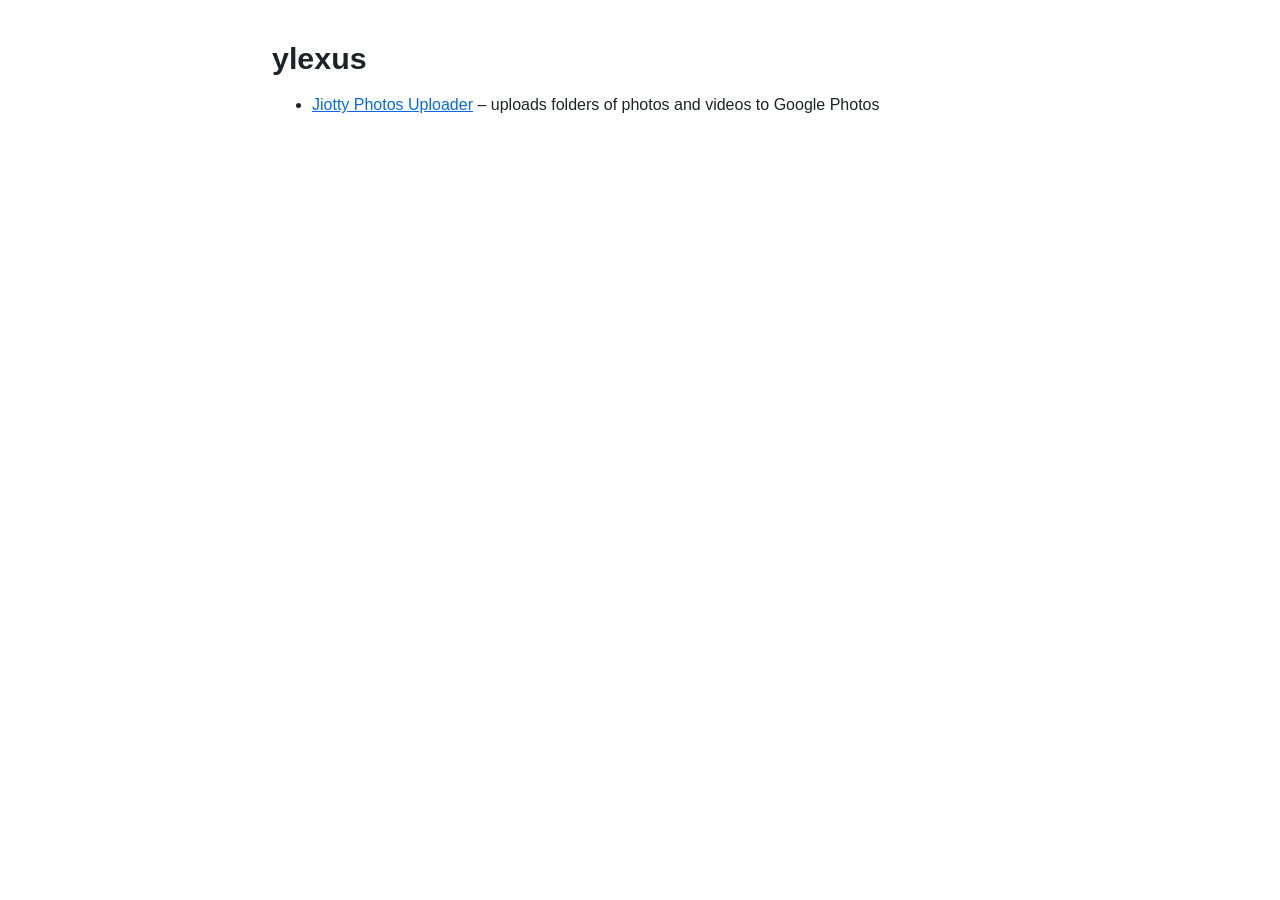
<file: index.html>
<!doctype html>
<html lang="en">
<head>
    <meta charset="utf-8">
    <meta name="viewport" content="width=device-width, initial-scale=1">
    <title>ylexus</title>
    <link rel="stylesheet" href="jiotty-photos-uploader/style.css">
</head>
<body>
<main>
    <h1>ylexus</h1>
    <ul>
        <li><a href="jiotty-photos-uploader/">Jiotty Photos Uploader</a> – uploads folders of photos and videos to Google Photos</li>
    </ul>
</main>
</body>
</html>
</file>
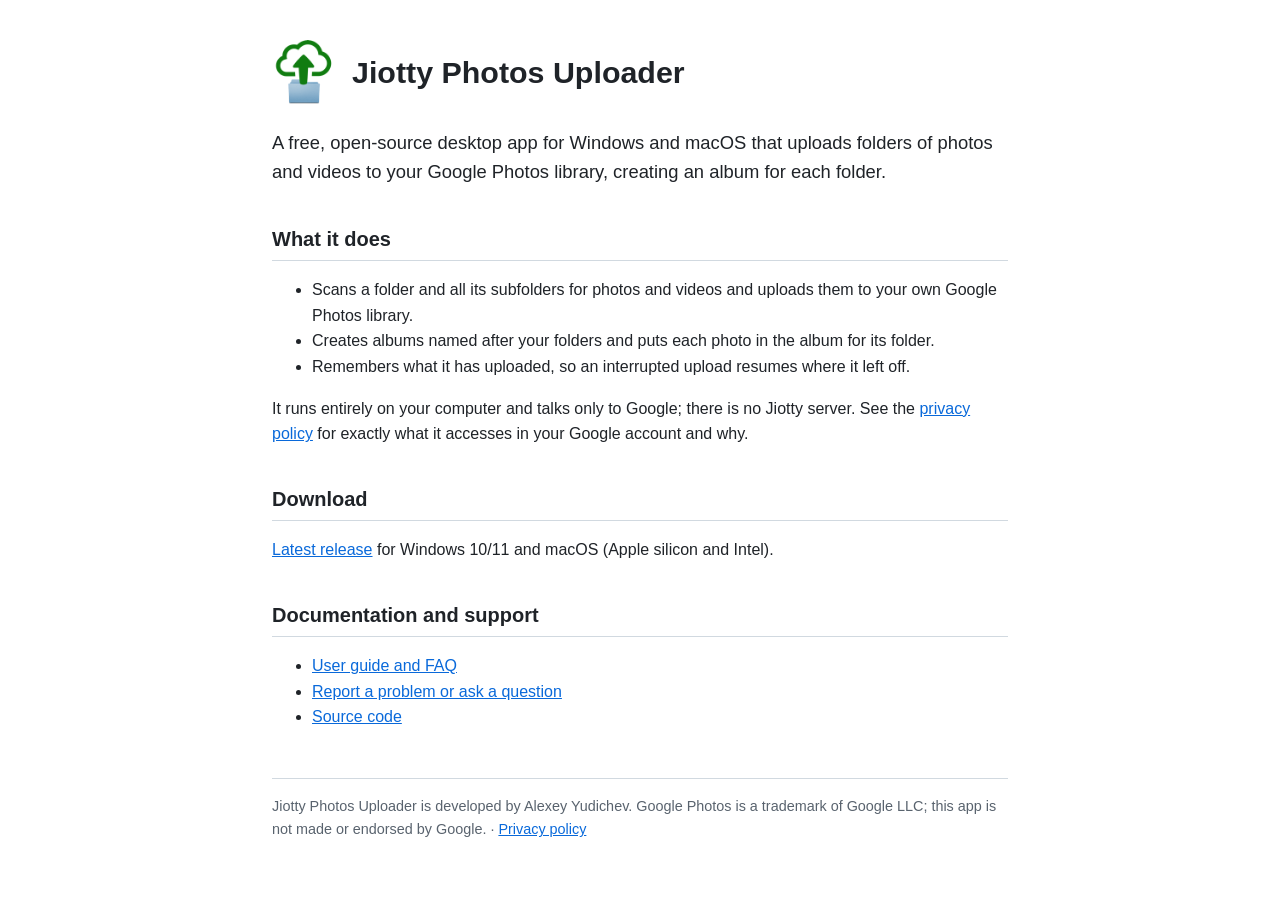
<file: jiotty-photos-uploader/index.html>
<!doctype html>
<html lang="en">
<head>
    <meta charset="utf-8">
    <meta name="viewport" content="width=device-width, initial-scale=1">
    <title>Jiotty Photos Uploader</title>
    <meta name="description" content="A free desktop app for Windows and macOS that uploads folders of photos and videos to Google Photos, creating albums from your folder structure.">
    <link rel="stylesheet" href="style.css">
</head>
<body>
<main>
    <header>
        <img src="logo.png" alt="">
        <h1>Jiotty Photos Uploader</h1>
    </header>

    <p class="lead">A free, open-source desktop app for Windows and macOS that uploads folders of photos and videos to your Google Photos library,
        creating an album for each folder.</p>

    <h2>What it does</h2>
    <ul>
        <li>Scans a folder and all its subfolders for photos and videos and uploads them to your own Google Photos library.</li>
        <li>Creates albums named after your folders and puts each photo in the album for its folder.</li>
        <li>Remembers what it has uploaded, so an interrupted upload resumes where it left off.</li>
    </ul>
    <p>It runs entirely on your computer and talks only to Google; there is no Jiotty server. See the <a href="privacy-policy.html">privacy policy</a>
        for exactly what it accesses in your Google account and why.</p>

    <h2>Download</h2>
    <p><a href="https://github.com/ylexus/jiotty-photos-uploader/releases/latest">Latest release</a> for Windows 10/11 and macOS (Apple silicon and
        Intel).</p>

    <h2>Documentation and support</h2>
    <ul>
        <li><a href="https://github.com/ylexus/jiotty-photos-uploader/wiki">User guide and FAQ</a></li>
        <li><a href="https://github.com/ylexus/jiotty-photos-uploader/issues">Report a problem or ask a question</a></li>
        <li><a href="https://github.com/ylexus/jiotty-photos-uploader">Source code</a></li>
    </ul>

    <footer>
        Jiotty Photos Uploader is developed by Alexey Yudichev. Google Photos is a trademark of Google LLC; this app is not made or endorsed by Google.
        · <a href="privacy-policy.html">Privacy policy</a>
    </footer>
</main>
</body>
</html>
</file>
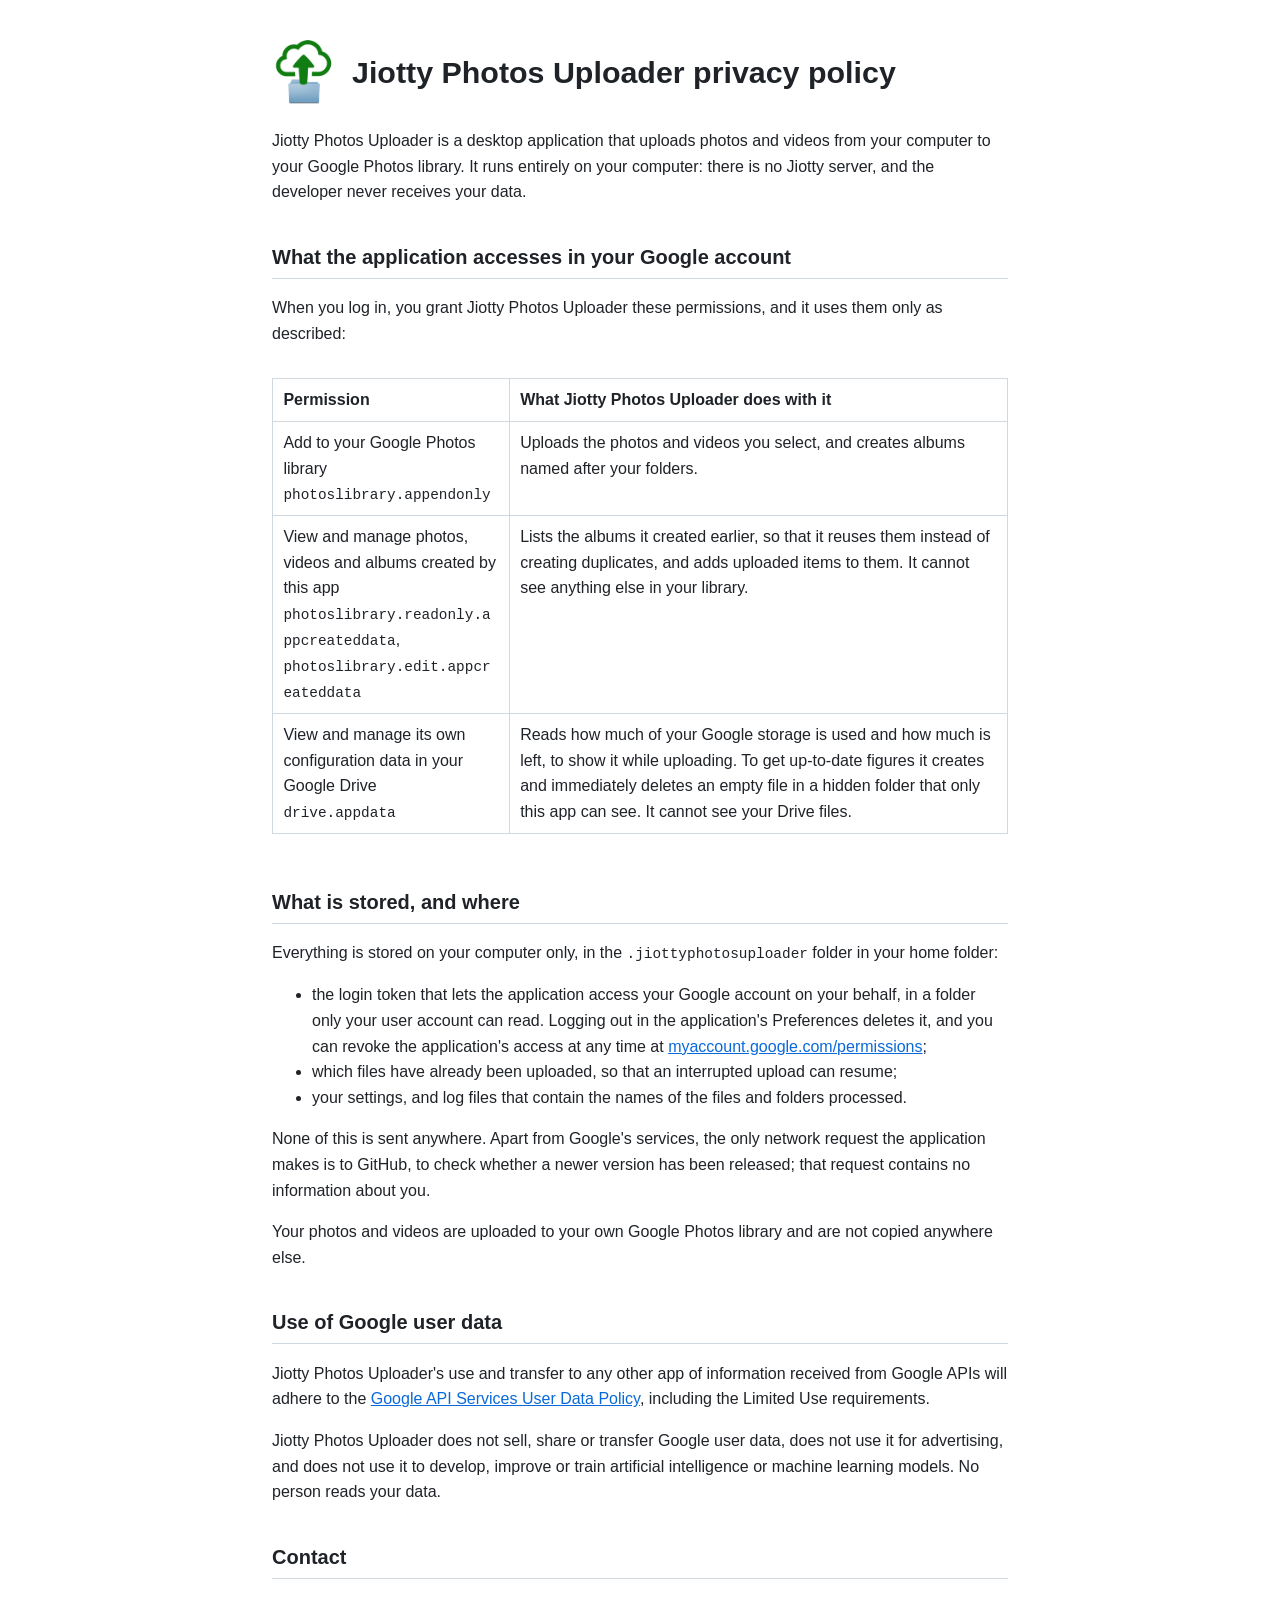
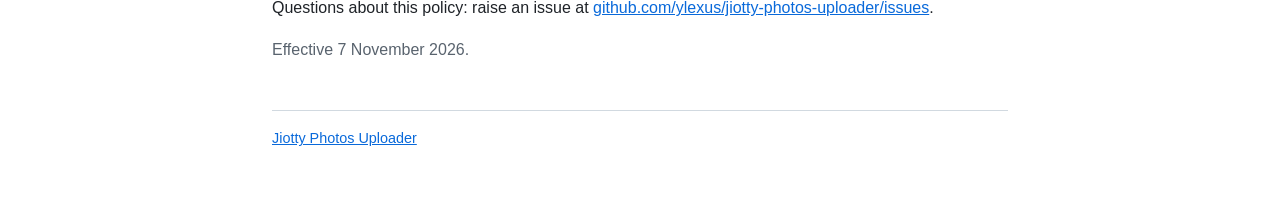
<file: jiotty-photos-uploader/privacy-policy.html>
<!doctype html>
<html lang="en">
<head>
    <meta charset="utf-8">
    <meta name="viewport" content="width=device-width, initial-scale=1">
    <title>Privacy policy – Jiotty Photos Uploader</title>
    <link rel="stylesheet" href="style.css">
</head>
<body>
<main>
    <header>
        <img src="logo.png" alt="">
        <h1>Jiotty Photos Uploader privacy policy</h1>
    </header>

    <p>Jiotty Photos Uploader is a desktop application that uploads photos and videos from your computer to your Google Photos library. It runs
        entirely on your computer: there is no Jiotty server, and the developer never receives your data.</p>

    <h2>What the application accesses in your Google account</h2>
    <p>When you log in, you grant Jiotty Photos Uploader these permissions, and it uses them only as described:</p>
    <div class="table-wrap">
        <table>
            <thead>
            <tr>
                <th>Permission</th>
                <th>What Jiotty Photos Uploader does with it</th>
            </tr>
            </thead>
            <tbody>
            <tr>
                <td>Add to your Google Photos library<br><code>photoslibrary.appendonly</code></td>
                <td>Uploads the photos and videos you select, and creates albums named after your folders.</td>
            </tr>
            <tr>
                <td>View and manage photos, videos and albums created by this app<br><code>photoslibrary.readonly.appcreateddata</code>,
                    <code>photoslibrary.edit.appcreateddata</code></td>
                <td>Lists the albums it created earlier, so that it reuses them instead of creating duplicates, and adds uploaded items to them. It cannot
                    see anything else in your library.
                </td>
            </tr>
            <tr>
                <td>View and manage its own configuration data in your Google Drive<br><code>drive.appdata</code></td>
                <td>Reads how much of your Google storage is used and how much is left, to show it while uploading. To get up-to-date figures it creates
                    and immediately deletes an empty file in a hidden folder that only this app can see. It cannot see your Drive files.
                </td>
            </tr>
            </tbody>
        </table>
    </div>

    <h2>What is stored, and where</h2>
    <p>Everything is stored on your computer only, in the <code>.jiottyphotosuploader</code> folder in your home folder:</p>
    <ul>
        <li>the login token that lets the application access your Google account on your behalf, in a folder only your user account can read.
            Logging out in the application's Preferences deletes it, and you can revoke the application's access at any time at
            <a href="https://myaccount.google.com/permissions">myaccount.google.com/permissions</a>;
        </li>
        <li>which files have already been uploaded, so that an interrupted upload can resume;</li>
        <li>your settings, and log files that contain the names of the files and folders processed.</li>
    </ul>
    <p>None of this is sent anywhere. Apart from Google's services, the only network request the application makes is to GitHub, to check whether a
        newer version has been released; that request contains no information about you.</p>
    <p>Your photos and videos are uploaded to your own Google Photos library and are not copied anywhere else.</p>

    <h2>Use of Google user data</h2>
    <p>Jiotty Photos Uploader's use and transfer to any other app of information received from Google APIs will adhere to the
        <a href="https://developers.google.com/terms/api-services-user-data-policy">Google API Services User Data Policy</a>, including the Limited Use
        requirements.</p>
    <p>Jiotty Photos Uploader does not sell, share or transfer Google user data, does not use it for advertising, and does not use it to develop,
        improve or train artificial intelligence or machine learning models. No person reads your data.</p>

    <h2>Contact</h2>
    <p>Questions about this policy: raise an issue at
        <a href="https://github.com/ylexus/jiotty-photos-uploader/issues">github.com/ylexus/jiotty-photos-uploader/issues</a>.</p>

    <p class="muted">Effective 7 November 2026.</p>

    <footer><a href="index.html">Jiotty Photos Uploader</a></footer>
</main>
</body>
</html>
</file>
<file: jiotty-photos-uploader/style.css>
:root {
    --bg: #ffffff;
    --fg: #1f2328;
    --muted: #59636e;
    --link: #0969da;
    --rule: #d1d9e0;
    color-scheme: light;
}

@media (prefers-color-scheme: dark) {
    :root {
        --bg: #0d1117;
        --fg: #e6edf3;
        --muted: #9198a1;
        --link: #4493f8;
        --rule: #3d444d;
        color-scheme: dark;
    }
}

body {
    margin: 0;
    background: var(--bg);
    color: var(--fg);
    font: 16px/1.6 -apple-system, BlinkMacSystemFont, "Segoe UI", Helvetica, Arial, sans-serif;
}

main {
    max-width: 46rem;
    margin: 0 auto;
    padding: 2.5rem 1.25rem 4rem;
}

header {
    display: flex;
    align-items: center;
    gap: 1rem;
    margin-bottom: 1.5rem;
}

header img {
    width: 64px;
    height: 64px;
}

h1 {
    font-size: 1.9rem;
    line-height: 1.2;
    margin: 0;
}

h2 {
    font-size: 1.25rem;
    margin-top: 2.25rem;
    padding-bottom: 0.3rem;
    border-bottom: 1px solid var(--rule);
}

a {
    color: var(--link);
}

.lead {
    font-size: 1.15rem;
}

.muted, footer {
    color: var(--muted);
}

table {
    border-collapse: collapse;
    width: 100%;
    margin: 1rem 0;
}

th, td {
    border: 1px solid var(--rule);
    padding: 0.5rem 0.65rem;
    text-align: left;
    vertical-align: top;
}

code {
    font-size: 0.9em;
    overflow-wrap: anywhere;
}

.table-wrap {
    overflow-x: auto;
}

footer {
    margin-top: 3rem;
    padding-top: 1rem;
    border-top: 1px solid var(--rule);
    font-size: 0.9rem;
}
</file>
